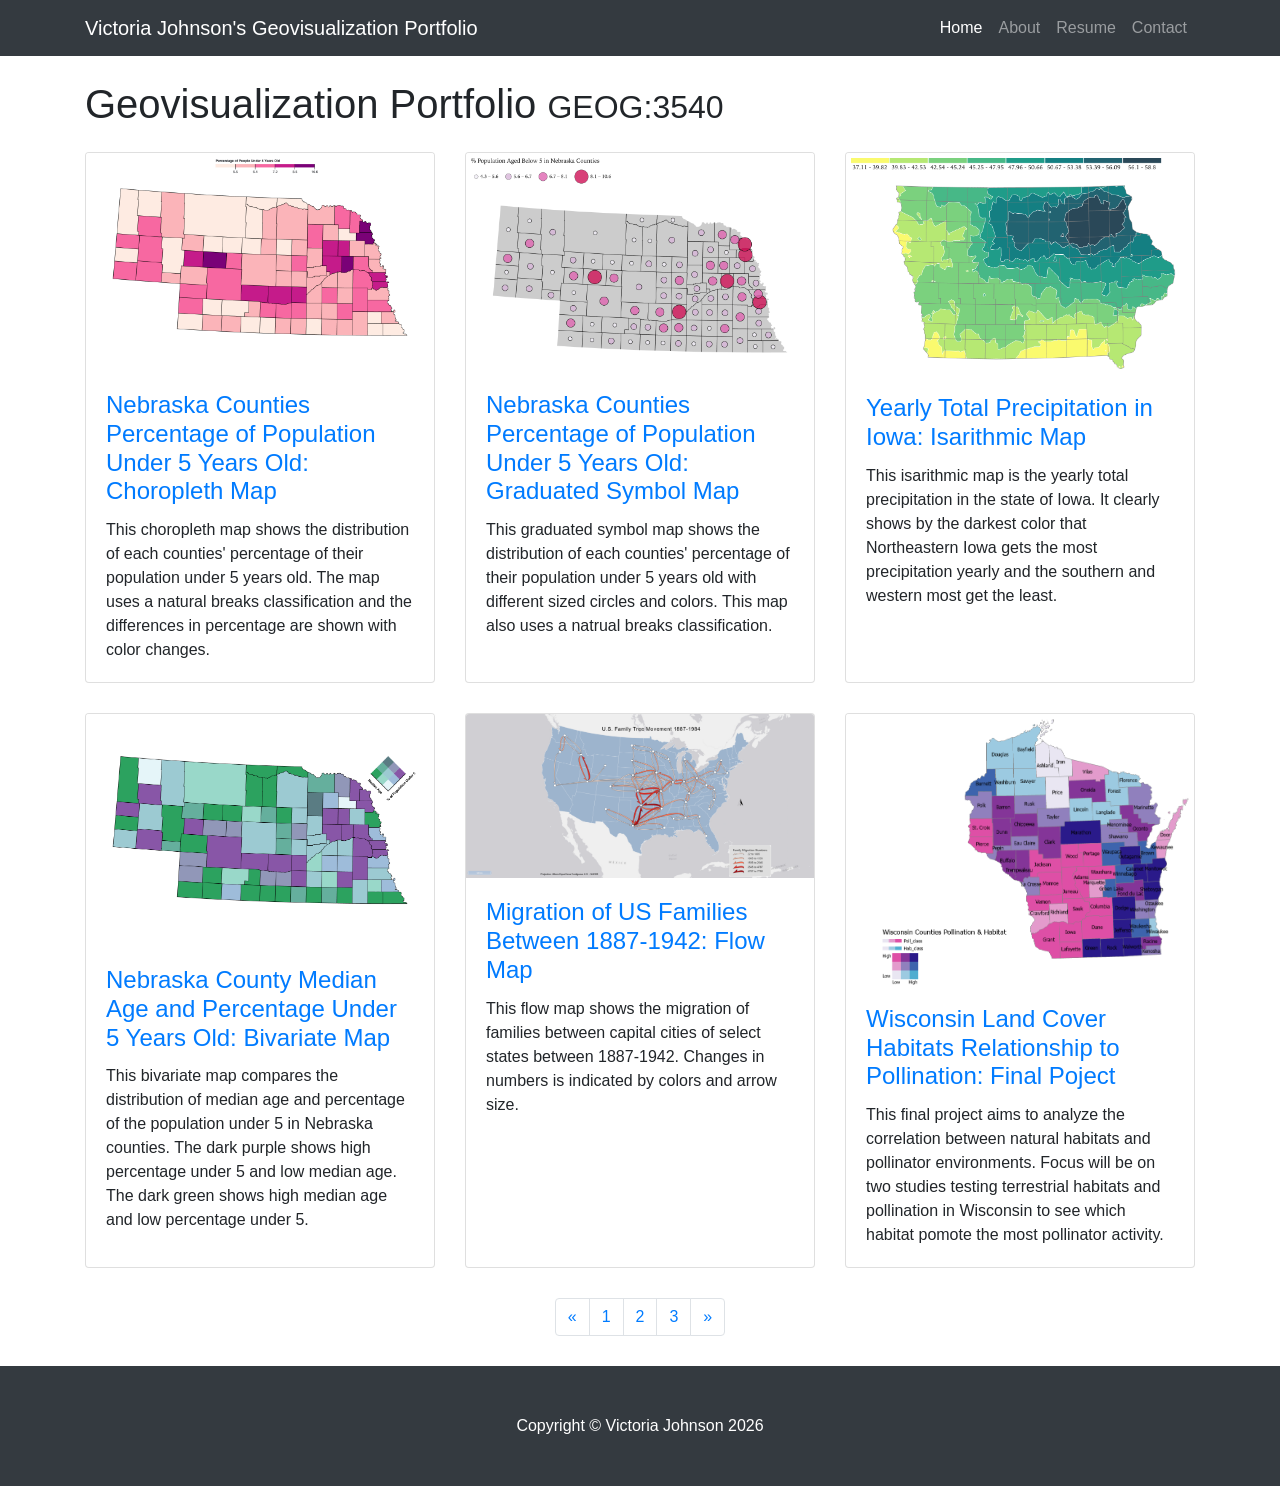
<file: index.html>
<!DOCTYPE html>
<html lang="en">

  <head>

    <meta charset="utf-8">
    <meta name="viewport" content="width=device-width, initial-scale=1, shrink-to-fit=no">
    <meta name="description" content="">
    <meta name="author" content="">

    <title>Victoria Johnson's Geovisualization Portfolio</title>

    <!-- Bootstrap core CSS -->
    <link href="vendor/bootstrap/css/bootstrap.min.css" rel="stylesheet">

    <!-- Custom styles for this template -->
    <link href="css/3-col-portfolio.css" rel="stylesheet">

  </head>

  <body>

    <!-- Navigation -->
    <nav class="navbar navbar-expand-lg navbar-dark bg-dark fixed-top">
      <div class="container">
        <a class="navbar-brand" href="#">Victoria Johnson's Geovisualization Portfolio</a>
        <button class="navbar-toggler" type="button" data-toggle="collapse" data-target="#navbarResponsive" aria-controls="navbarResponsive" aria-expanded="false" aria-label="Toggle navigation">
          <span class="navbar-toggler-icon"></span>
        </button>
        <div class="collapse navbar-collapse" id="navbarResponsive">
          <ul class="navbar-nav ml-auto">
            <li class="nav-item active">
              <a class="nav-link" href="index.html">Home
                <span class="sr-only">(current)</span>
              </a>
            </li>
            <li class="nav-item">
              <a class="nav-link" href="shortbio.html">About</a>
            </li>
            <li class="nav-item">
              <a class="nav-link" href="files/new.resume.pdf">Resume</a>
            </li>
            <li class="nav-item">
              <a class="nav-link" href="mailto:victoria-r-johnson@uiowa.edu">Contact</a>
            </li>
          </ul>
        </div>
      </div>
    </nav>

    <!-- Page Content -->
    <div class="container">

      <!-- Page Heading -->
      <h1 class="my-4">Geovisualization Portfolio
        <small>GEOG:3540</small>
      </h1>

      <div class="row">
        <div class="col-lg-4 col-sm-6 portfolio-item">
          <div class="card h-100">
            <a href="https://observablehq.com/d/621348578b7f5ef7"><img class="card-img-top" src="images/choroplethmap.png" alt=""></a>
            <div class="card-body">
              <h4 class="card-title">
                <a href="https://observablehq.com/d/621348578b7f5ef7">Nebraska Counties Percentage of Population Under 5 Years Old: Choropleth Map</a>
              </h4>
              <p class="card-text">This choropleth map shows the distribution of each counties' percentage of their population under 5 years old. The map uses a natural breaks classification and the differences in percentage are shown with color changes.</p>
            </div>
          </div>
        </div>
        <div class="col-lg-4 col-sm-6 portfolio-item">
          <div class="card h-100">
            <a href="https://observablehq.com/d/ab4dd54b1690da8f"><img class="card-img-top" src="images/graduatedSymbols.png" alt=""></a>
            <div class="card-body">
              <h4 class="card-title">
                <a href="https://observablehq.com/d/ab4dd54b1690da8f">Nebraska Counties Percentage of Population Under 5 Years Old: Graduated Symbol Map</a>
              </h4>
              <p class="card-text">This graduated symbol map shows the distribution of each counties' percentage of their population under 5 years old with different sized circles and colors. This map also uses a natrual breaks classification.</p>
            </div>
          </div>
        </div>

        <div class="col-lg-4 col-sm-6 portfolio-item">
          <div class="card h-100">
            <a href="https://observablehq.com/@caglarkoylu/isarithmic-mapping-geog-3540"><img class="card-img-top" src="images/isarithmic.png" alt=""></a>
            <div class="card-body">
              <h4 class="card-title">
                <a href="https://observablehq.com/@caglarkoylu/isarithmic-mapping-geog-3540">Yearly Total Precipitation in Iowa: Isarithmic Map</a>
              </h4>
              <p class="card-text">This isarithmic map is the yearly total precipitation in the state of Iowa. It clearly shows by the darkest color that Northeastern Iowa gets the most precipitation yearly and the southern and western most get the least.</p>
            </div>
          </div>
        </div>

        <div class="col-lg-4 col-sm-6 portfolio-item">
          <div class="card h-100">
            <a href="https://observablehq.com/d/8ed6f8a0c764a540"><img class="card-img-top" src="images/chart.png" alt=""></a>
            <div class="card-body">
              <h4 class="card-title">
                <a href="https://observablehq.com/d/8ed6f8a0c764a540">Nebraska County Median Age and Percentage Under 5 Years Old: Bivariate Map</a>
              </h4>
              <p class="card-text">This bivariate map compares the distribution of median age and percentage of the population under 5 in Nebraska counties. The dark purple shows high percentage under 5 and low median age. The dark green shows high median age and low percentage under 5.</p>
            </div>
            </div>
          </div>

          <div class="col-lg-4 col-sm-6 portfolio-item">
          <div class="card h-100">
            <a href="flowmap.html"><img class="card-img-top" src="images/flowmap1.png" alt=""></a>
            <div class="card-body">
              <h4 class="card-title">
                <a href="flowmap.html">Migration of US Families Between 1887-1942: Flow Map</a>
              </h4>
              <p class="card-text">This flow map shows the migration of families between capital cities of select states between 1887-1942. Changes in numbers is indicated by colors and arrow size.</p>
            </div>
          </div>
        </div>
         <div class="col-lg-4 col-sm-6 portfolio-item">
          <div class="card h-100">
            <a href="https://observablehq.com/d/05a58f693dc49d7c"><img class="card-img-top" src="images/layout3.png" alt=""></a>
            <div class="card-body">
              <h4 class="card-title">
                <a href="https://observablehq.com/d/05a58f693dc49d7c">Wisconsin Land Cover Habitats Relationship to Pollination: Final Poject</a>
              </h4>
              <p class="card-text">This final project aims to analyze the correlation between natural habitats and pollinator environments. Focus will be on two studies testing terrestrial habitats and pollination in Wisconsin to see which habitat pomote the most pollinator activity.</p>
            </div>
          </div>
        </div>

      </div>
      </div>
      <!-- /.row -->

      <!-- Pagination -->
      <ul class="pagination justify-content-center">
        <li class="page-item">
          <a class="page-link" href="#" aria-label="Previous">
            <span aria-hidden="true">&laquo;</span>
            <span class="sr-only">Previous</span>
          </a>
        </li>
        <li class="page-item">
          <a class="page-link" href="#">1</a>
        </li>
        <li class="page-item">
          <a class="page-link" href="#">2</a>
        </li>
        <li class="page-item">
          <a class="page-link" href="#">3</a>
        </li>
        <li class="page-item">
          <a class="page-link" href="#" aria-label="Next">
            <span aria-hidden="true">&raquo;</span>
            <span class="sr-only">Next</span>
          </a>
        </li>
      </ul>

    </div>
    <!-- /.container -->

    <!-- Footer -->
    <footer class="py-5 bg-dark">
      <div class="container">
        <p class="m-0 text-center text-white">Copyright &copy; Victoria Johnson 2026</p>
      </div>
      <!-- /.container -->
    </footer>

    <!-- Bootstrap core JavaScript -->
    <script src="vendor/jquery/jquery.min.js"></script>
    <script src="vendor/bootstrap/js/bootstrap.bundle.min.js"></script>

  </body>

</html>
</file>
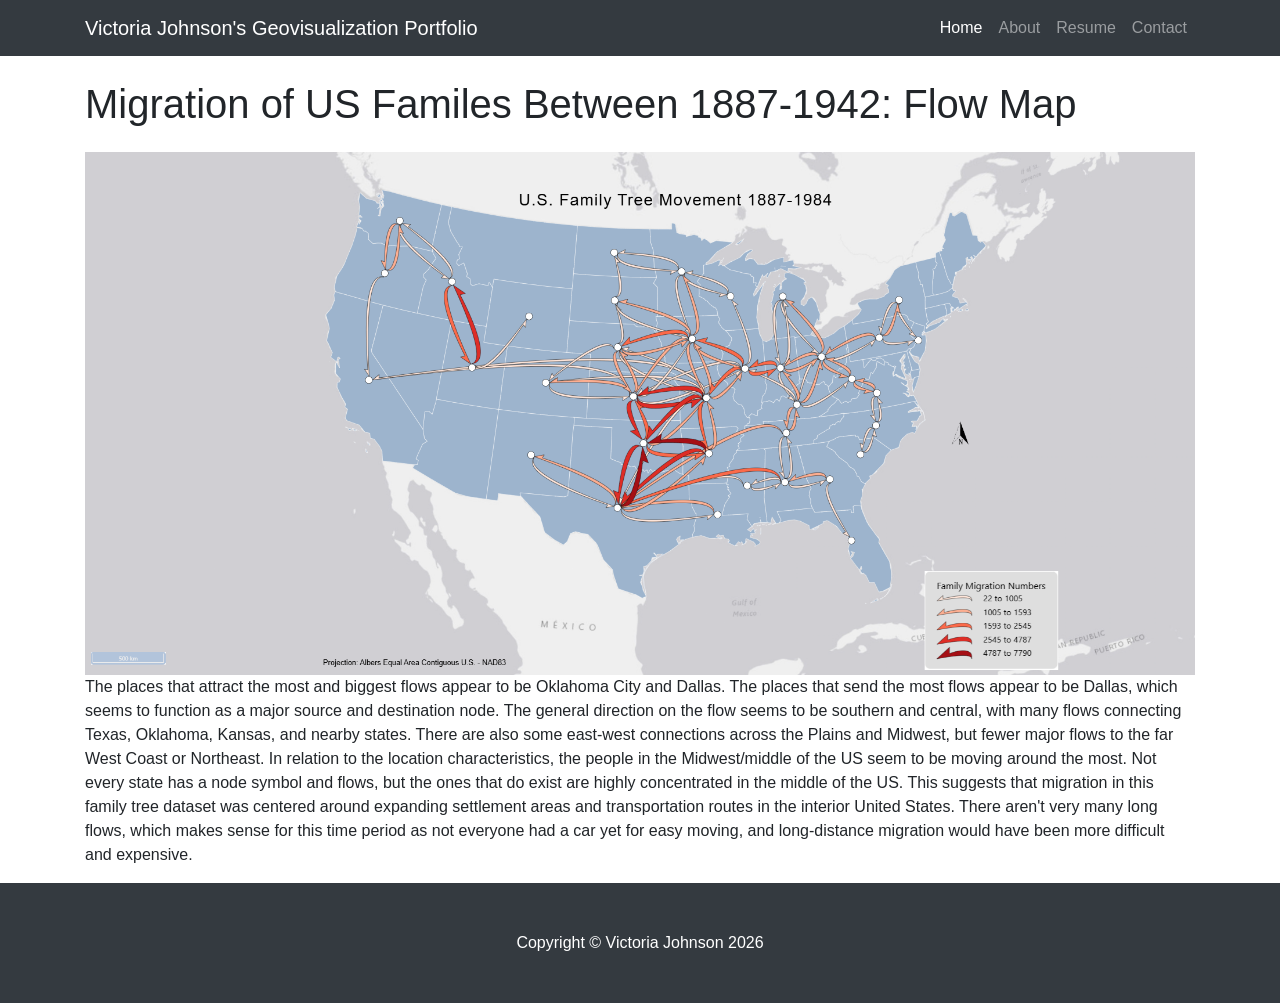
<file: flowmap.html>
<!DOCTYPE html>
<html lang="en">

  <head>

    <meta charset="utf-8">
    <meta name="viewport" content="width=device-width, initial-scale=1, shrink-to-fit=no">
    <meta name="description" content="">
    <meta name="author" content="">

    <title>Victoria Johnson's Geovisualization Portfolio</title>

    <!-- Bootstrap core CSS -->
    <link href="vendor/bootstrap/css/bootstrap.min.css" rel="stylesheet">

    <!-- Custom styles for this template -->
    <link href="css/3-col-portfolio.css" rel="stylesheet">

  </head>

  <body>

    <!-- Navigation -->
    <nav class="navbar navbar-expand-lg navbar-dark bg-dark fixed-top">
      <div class="container">
        <a class="navbar-brand" href="index.html">Victoria Johnson's Geovisualization Portfolio</a>
        <button class="navbar-toggler" type="button" data-toggle="collapse" data-target="#navbarResponsive" aria-controls="navbarResponsive" aria-expanded="false" aria-label="Toggle navigation">
          <span class="navbar-toggler-icon"></span>
        </button>
        <div class="collapse navbar-collapse" id="navbarResponsive">
          <ul class="navbar-nav ml-auto">
            <li class="nav-item active">
              <a class="nav-link" href="index.html">Home
                <span class="sr-only">(current)</span>
              </a>
            </li>
            <li class="nav-item">
              <a class="nav-link" href="shortbio.html">About</a>
            </li>
            <li class="nav-item">
              <a class="nav-link" href="files/new.resume.pdf">Resume</a>
            </li>
            <li class="nav-item">
              <a class="nav-link" href="mailto:victoria-r-johnson@uiowa.edu">Contact</a>
            </li>
          </ul>
        </div>
      </div>
    </nav>

    <!-- Page Content -->
    <div class="container">
         <h1 class="my-4">Migration of US Familes Between 1887-1942: Flow Map
      </h1>
        <img src="images/flowmap1.png" class="w-100"></img> The places that attract the most and biggest flows appear to be Oklahoma City and Dallas. The places that send the most flows appear to be Dallas, which seems to function as a major source and destination node. The general direction on the flow seems to be southern and central, with many flows connecting Texas, Oklahoma, Kansas, and nearby states.
There are also some east-west connections across the Plains and Midwest, but fewer major flows to the far West Coast or Northeast. In relation to the location characteristics, the people in the Midwest/middle of the US seem to be moving around the most. Not every state has a node symbol and flows, but the ones that do exist are highly concentrated in the middle of the US. This suggests that migration in this family tree dataset was centered around expanding settlement areas and transportation routes in the interior United States. There aren't very many long flows, which makes sense for this time period as not everyone had a car yet for easy moving, and long-distance migration would have been more difficult and expensive.</p>
    </div>
    <!-- /.container -->

    <!-- Footer -->
    <footer class="py-5 bg-dark">
      <div class="container">
        <p class="m-0 text-center text-white">Copyright &copy; Victoria Johnson 2026</p>
      </div>
      <!-- /.container -->
    </footer>

    <!-- Bootstrap core JavaScript -->
    <script src="vendor/jquery/jquery.min.js"></script>
    <script src="vendor/bootstrap/js/bootstrap.bundle.min.js"></script>

  </body>

</html>
</file>
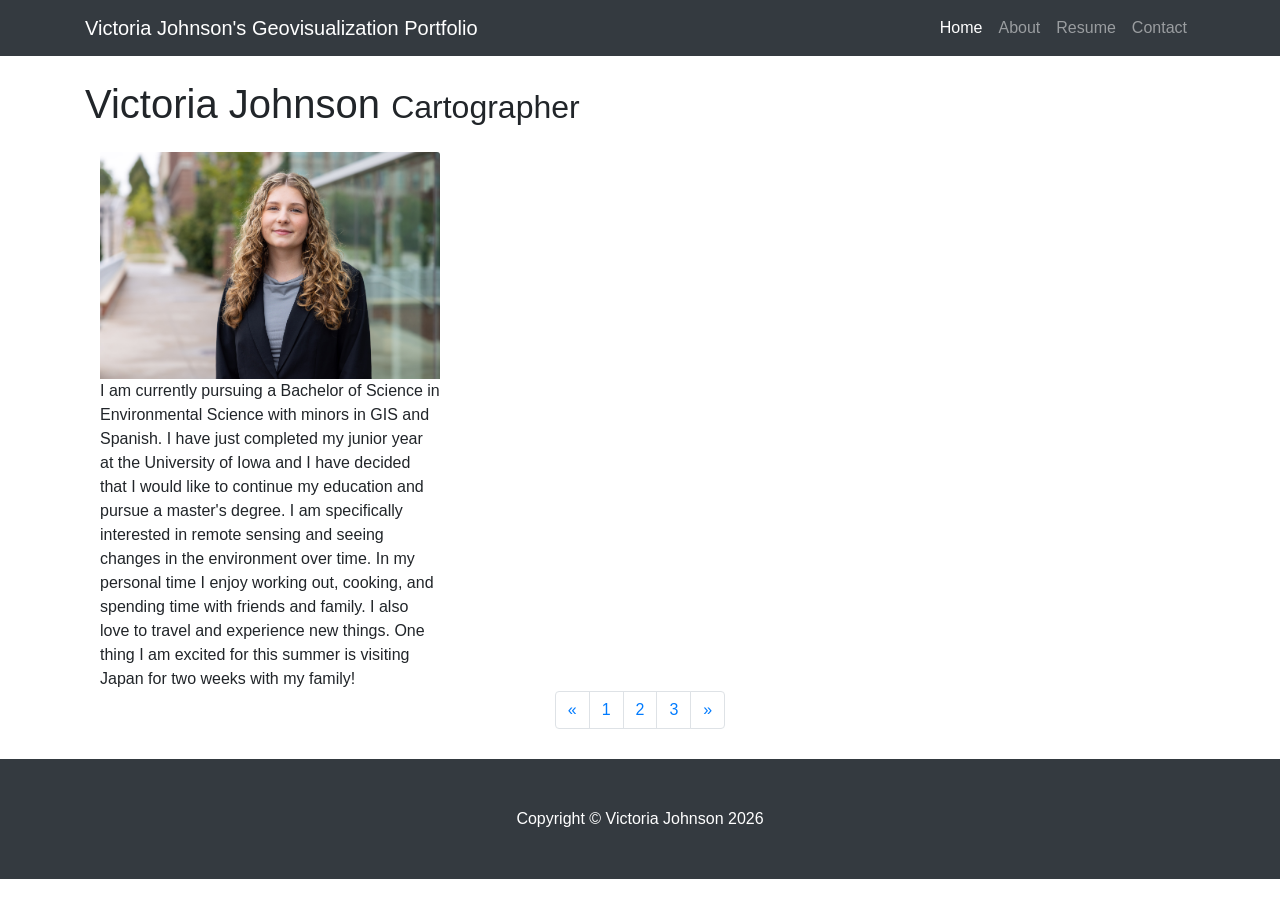
<file: shortbio.html>
<!DOCTYPE html>
<html lang="en">

  <head>

    <meta charset="utf-8">
    <meta name="viewport" content="width=device-width, initial-scale=1, shrink-to-fit=no">
    <meta name="description" content="">
    <meta name="author" content="">

    <title>Geographic Visualization</title>

    <!-- Bootstrap core CSS -->
    <link href="vendor/bootstrap/css/bootstrap.min.css" rel="stylesheet">

    <!-- Custom styles for this template -->
    <link href="css/3-col-portfolio.css" rel="stylesheet">

  </head>

  <body>

    <!-- Navigation -->
    <nav class="navbar navbar-expand-lg navbar-dark bg-dark fixed-top">
      <div class="container">
        <a class="navbar-brand" href="index.html">Victoria Johnson's Geovisualization Portfolio</a>
        <button class="navbar-toggler" type="button" data-toggle="collapse" data-target="#navbarResponsive" aria-controls="navbarResponsive" aria-expanded="false" aria-label="Toggle navigation">
          <span class="navbar-toggler-icon"></span>
        </button>
        <div class="collapse navbar-collapse" id="navbarResponsive">
          <ul class="navbar-nav ml-auto">
            <li class="nav-item active">
              <a class="nav-link" href="index.html">Home
                <span class="sr-only">(current)</span>
              </a>
            </li>
            <li class="nav-item">
              <a class="nav-link" href="shortbio.html">About</a>
            </li>
            <li class="nav-item">
              <a class="nav-link" href="files/new.resume.pdf">Resume</a>
            </li>
            <li class="nav-item">
              <a class="nav-link" href="mailto:victoria-r-johnson@uiowa.edu">Contact</a>
            </li>
          </ul>
        </div>
      </div>
    </nav>

    <!-- Page Content -->
    <div class="container">

      <!-- Page Heading -->
      <h1 class="my-4">Victoria Johnson
        <small>Cartographer</small>
      </h1>

      <div class="col-lg-4">
       <a href="https://linkedin.com/in/victoria-johnson-b13984331"><img class="card-img-top" src="images/photo.jpg" alt=""></a>
       <p class="card-text">I am currently pursuing a Bachelor of Science in Environmental Science with minors in GIS and Spanish. I have just completed my junior year at the University of Iowa and I have decided that I would like to continue my education and pursue a master's degree. I am specifically interested in remote sensing and seeing changes in the environment over time. In my personal time I enjoy working out, cooking, and spending time with friends and family. I also love to travel and experience new things. One thing I am excited for this summer is visiting Japan for two weeks with my family! </p>
      </div>
      <!-- /.row -->

      <!-- Pagination -->
      <ul class="pagination justify-content-center">
        <li class="page-item">
          <a class="page-link" href="#" aria-label="Previous">
            <span aria-hidden="true">&laquo;</span>
            <span class="sr-only">Previous</span>
          </a>
        </li>
        <li class="page-item">
          <a class="page-link" href="#">1</a>
        </li>
        <li class="page-item">
          <a class="page-link" href="#">2</a>
        </li>
        <li class="page-item">
          <a class="page-link" href="#">3</a>
        </li>
        <li class="page-item">
          <a class="page-link" href="#" aria-label="Next">
            <span aria-hidden="true">&raquo;</span>
            <span class="sr-only">Next</span>
          </a>
        </li>
      </ul>

    </div>
    <!-- /.container -->

    <!-- Footer -->
    <footer class="py-5 bg-dark">
      <div class="container">
        <p class="m-0 text-center text-white">Copyright &copy; Victoria Johnson 2026</p>
      </div>
      <!-- /.container -->
    </footer>

    <!-- Bootstrap core JavaScript -->
    <script src="vendor/jquery/jquery.min.js"></script>
    <script src="vendor/bootstrap/js/bootstrap.bundle.min.js"></script>

  </body>

</html>
</file>
<file: css/3-col-portfolio.css>
/*!
 * Start Bootstrap - 3 Col Portfolio (https://startbootstrap.com/template-overviews/3-col-portfolio)
 * Copyright 2013-2018 Start Bootstrap
 * Licensed under MIT (https://github.com/BlackrockDigital/startbootstrap-3-col-portfolio/blob/master/LICENSE)
 */

body {
  padding-top: 54px;
}

@media (min-width: 992px) {
  body {
    padding-top: 56px;
  }
}

.portfolio-item {
  margin-bottom: 30px;
}

.pagination {
  margin-bottom: 30px;
}
</file>
